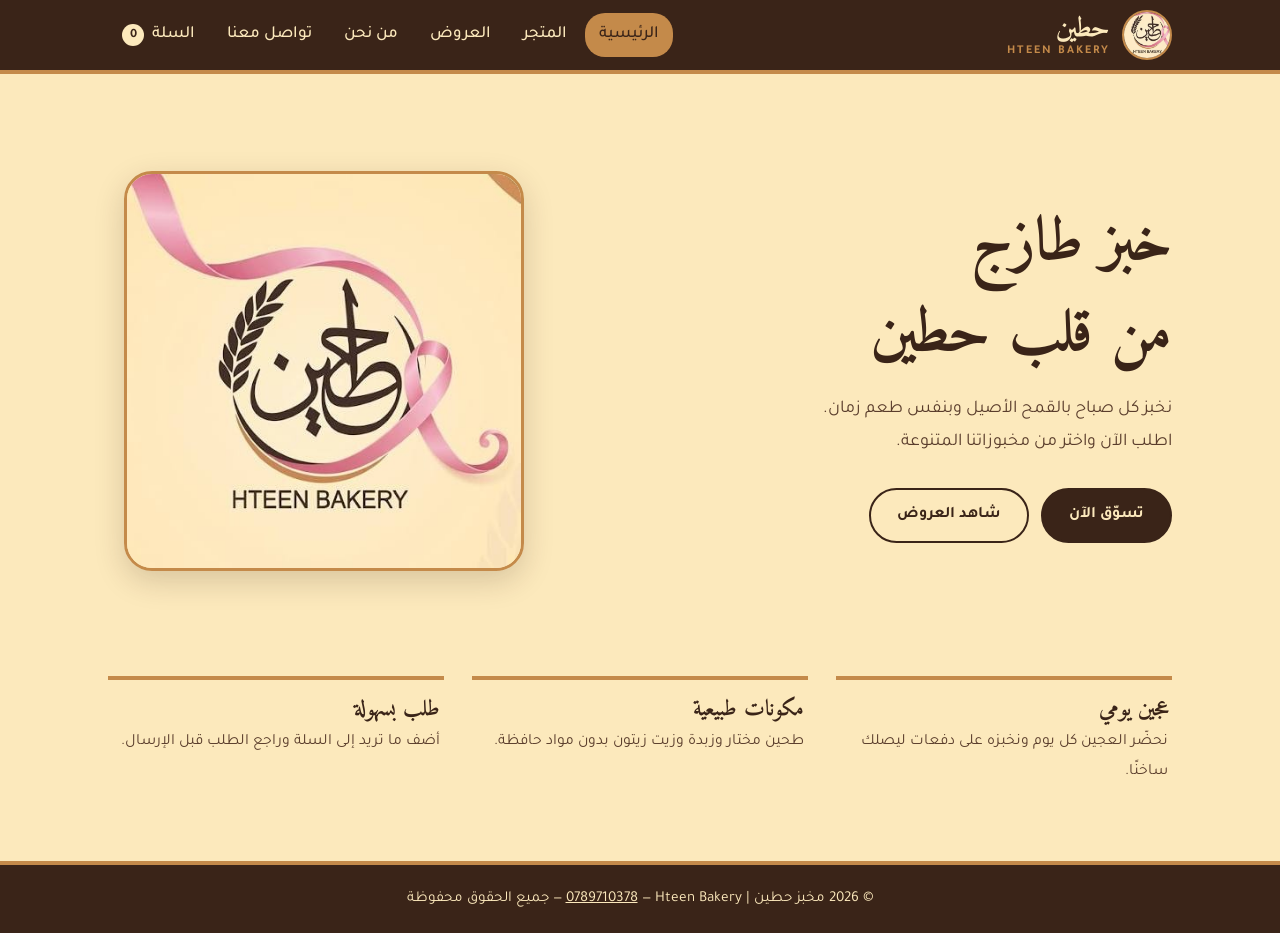
<file: index.html>
<!DOCTYPE html>
<html lang="ar" dir="rtl">
<head>
<meta charset="UTF-8">
<meta name="viewport" content="width=device-width, initial-scale=1">
<title>الرئيسية | مخبز حطين - Hteen Bakery</title>
<link href="https://fonts.googleapis.com/css2?family=Amiri:wght@400;700&family=Tajawal:wght@400;500;700&display=swap" rel="stylesheet">
<link rel="icon" href="images/logo-mark.png">
<link rel="stylesheet" href="style.css">
</head>
<body data-page="home">

<header>
  <div class="nav">
    <a href="index.html" class="brand"><img class="mark" src="images/logo-mark.png" alt="شعار مخبز حطين"><div>حطين<span>HTEEN BAKERY</span></div></a>
    <nav id="nav">
      <a href="index.html" data-p="home">الرئيسية</a>
      <a href="shop.html" data-p="shop">المتجر</a>
      <a href="offers.html" data-p="offers">العروض</a>
      <a href="about.html" data-p="about">من نحن</a>
      <a href="contact.html" data-p="contact">تواصل معنا</a>
      <a href="cart.html" data-p="cart" class="cart-link">السلة <b id="count">0</b></a>
    </nav>
  </div>
</header>

<main>
  <section class="page" id="home">
    <div class="hero">
      <div>
        <h1>خبز طازج<br>من قلب حطين</h1>
        <p>نخبز كل صباح بالقمح الأصيل وبنفس طعم زمان. اطلب الآن واختر من مخبوزاتنا المتنوعة.</p>
        <a class="btn" href="shop.html">تسوّق الآن</a>
        <a class="btn alt" href="offers.html">شاهد العروض</a>
      </div>
      <img class="hero-logo" src="images/logo.jpg" alt="شعار مخبز حطين - Hteen Bakery">
    </div>
    <div class="features">
      <div class="feature"><h3>عجين يومي</h3><p>نحضّر العجين كل يوم ونخبزه على دفعات ليصلك ساخنًا.</p></div>
      <div class="feature"><h3>مكونات طبيعية</h3><p>طحين مختار وزبدة وزيت زيتون بدون مواد حافظة.</p></div>
      <div class="feature"><h3>طلب بسهولة</h3><p>أضف ما تريد إلى السلة وراجع الطلب قبل الإرسال.</p></div>
    </div>
  </section>
</main>

<footer>© 2026 مخبز حطين | Hteen Bakery — <a href="tel:+962789710378" dir="ltr" style="text-decoration:underline">0789710378</a> — جميع الحقوق محفوظة</footer>
<div class="toast" id="toast" role="status"></div>

<script src="config.js"></script>
<script src="products.js"></script>
<script src="app.js"></script>
</body>
</html>
</file>
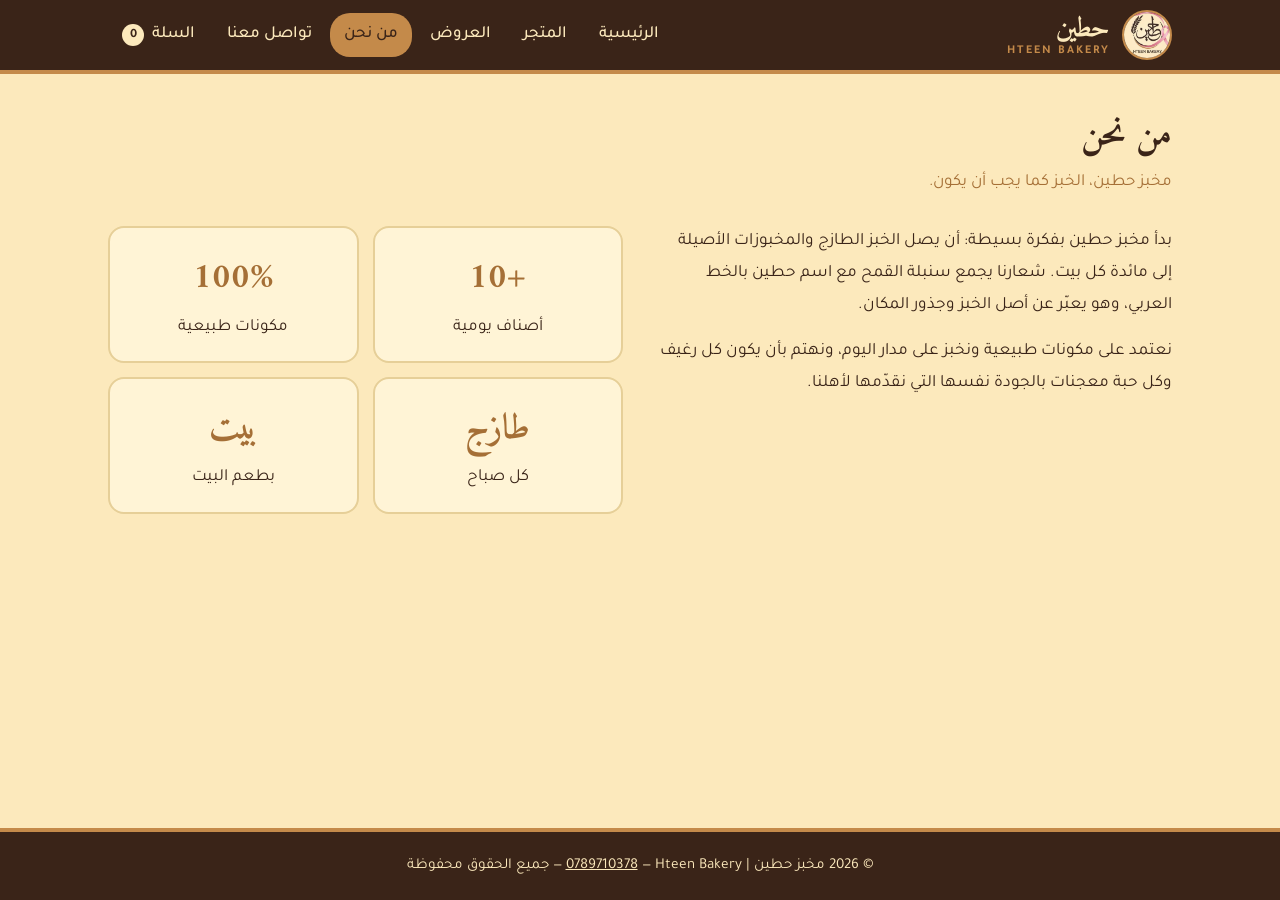
<file: about.html>
<!DOCTYPE html>
<html lang="ar" dir="rtl">
<head>
<meta charset="UTF-8">
<meta name="viewport" content="width=device-width, initial-scale=1">
<title>من نحن | مخبز حطين - Hteen Bakery</title>
<link href="https://fonts.googleapis.com/css2?family=Amiri:wght@400;700&family=Tajawal:wght@400;500;700&display=swap" rel="stylesheet">
<link rel="icon" href="images/logo-mark.png">
<link rel="stylesheet" href="style.css">
</head>
<body data-page="about">

<header>
  <div class="nav">
    <a href="index.html" class="brand"><img class="mark" src="images/logo-mark.png" alt="شعار مخبز حطين"><div>حطين<span>HTEEN BAKERY</span></div></a>
    <nav id="nav">
      <a href="index.html" data-p="home">الرئيسية</a>
      <a href="shop.html" data-p="shop">المتجر</a>
      <a href="offers.html" data-p="offers">العروض</a>
      <a href="about.html" data-p="about">من نحن</a>
      <a href="contact.html" data-p="contact">تواصل معنا</a>
      <a href="cart.html" data-p="cart" class="cart-link">السلة <b id="count">0</b></a>
    </nav>
  </div>
</header>

<main>
  <section class="page" id="about">
    <h1 class="title">من نحن</h1>
    <p class="sub">مخبز حطين، الخبز كما يجب أن يكون.</p>
    <div class="about">
      <div>
        <p>بدأ مخبز حطين بفكرة بسيطة: أن يصل الخبز الطازج والمخبوزات الأصيلة إلى مائدة كل بيت. شعارنا يجمع سنبلة القمح مع اسم حطين بالخط العربي، وهو يعبّر عن أصل الخبز وجذور المكان.</p>
        <p>نعتمد على مكونات طبيعية ونخبز على مدار اليوم، ونهتم بأن يكون كل رغيف وكل حبة معجنات بالجودة نفسها التي نقدّمها لأهلنا.</p>
      </div>
      <div class="stats">
        <div class="stat"><b>+10</b>أصناف يومية</div>
        <div class="stat"><b>100%</b>مكونات طبيعية</div>
        <div class="stat"><b>طازج</b>كل صباح</div>
        <div class="stat"><b>بيت</b>بطعم البيت</div>
      </div>
    </div>
  </section>
</main>

<footer>© 2026 مخبز حطين | Hteen Bakery — <a href="tel:+962789710378" dir="ltr" style="text-decoration:underline">0789710378</a> — جميع الحقوق محفوظة</footer>
<div class="toast" id="toast" role="status"></div>

<script src="config.js"></script>
<script src="products.js"></script>
<script src="app.js"></script>
</body>
</html>
</file>
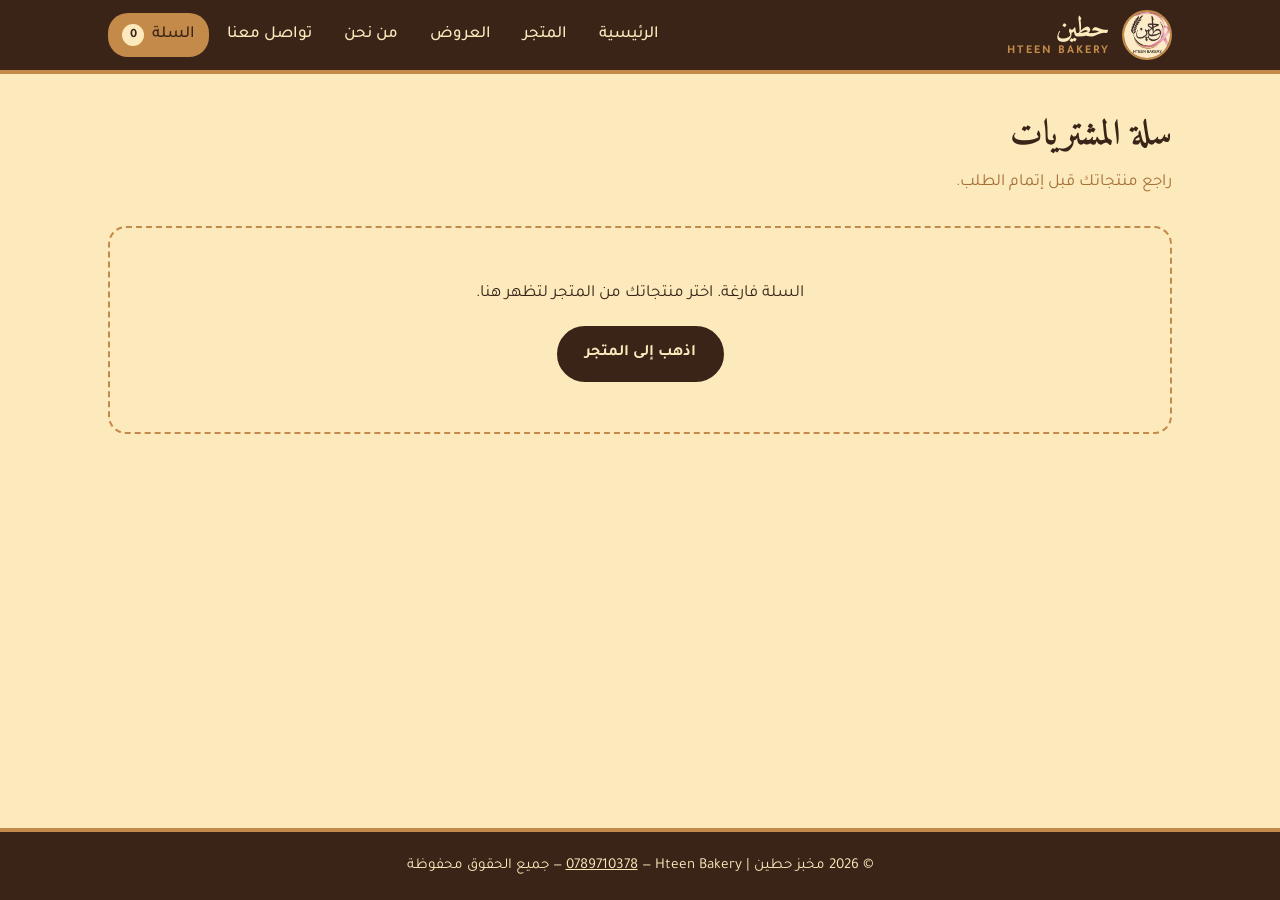
<file: cart.html>
<!DOCTYPE html>
<html lang="ar" dir="rtl">
<head>
<meta charset="UTF-8">
<meta name="viewport" content="width=device-width, initial-scale=1">
<title>السلة | مخبز حطين - Hteen Bakery</title>
<link href="https://fonts.googleapis.com/css2?family=Amiri:wght@400;700&family=Tajawal:wght@400;500;700&display=swap" rel="stylesheet">
<link rel="icon" href="images/logo-mark.png">
<link rel="stylesheet" href="style.css">
</head>
<body data-page="cart">

<header>
  <div class="nav">
    <a href="index.html" class="brand"><img class="mark" src="images/logo-mark.png" alt="شعار مخبز حطين"><div>حطين<span>HTEEN BAKERY</span></div></a>
    <nav id="nav">
      <a href="index.html" data-p="home">الرئيسية</a>
      <a href="shop.html" data-p="shop">المتجر</a>
      <a href="offers.html" data-p="offers">العروض</a>
      <a href="about.html" data-p="about">من نحن</a>
      <a href="contact.html" data-p="contact">تواصل معنا</a>
      <a href="cart.html" data-p="cart" class="cart-link">السلة <b id="count">0</b></a>
    </nav>
  </div>
</header>

<main>
  <section class="page" id="cart">
    <h1 class="title">سلة المشتريات</h1>
    <p class="sub">راجع منتجاتك قبل إتمام الطلب.</p>
    <div id="cartItems"></div>
    <div id="checkout" hidden>
      <h2 class="title" style="font-size:1.9rem;margin-top:36px">بيانات التوصيل والدفع</h2>
      <form id="orderForm" class="contact">
        <label>الاسم الكامل<input required name="cn" autocomplete="name"></label>
        <label>رقم الهاتف<input required name="cp" type="tel" autocomplete="tel"></label>
        <label>عنوان التوصيل<textarea required rows="2" name="ca" autocomplete="street-address"></textarea></label>
        <fieldset class="pay">
          <legend>طريقة الدفع</legend>
          <label class="opt"><input type="radio" name="pay" value="cod" checked><span><b>الدفع عند الاستلام</b><br><small>ادفع نقدًا عندما يصلك الطلب</small></span></label>
          <label class="opt"><input type="radio" name="pay" value="card"><span><b>بطاقة بنكية (فيزا / ماستركارد)</b><br><small>دفع إلكتروني فوري</small></span></label>
          <label class="opt"><input type="radio" name="pay" value="cliq"><span><b>حوالة كليك (CliQ) / محفظة إلكترونية</b><br><small>حوّل المبلغ وأرسل لنا إشعار الحوالة</small></span></label>
        </fieldset>
        <div class="paybox" id="cardBox" hidden>
          <label>اسم حامل البطاقة<input name="holder" autocomplete="cc-name"></label>
          <label>رقم البطاقة<input name="num" inputmode="numeric" maxlength="19" placeholder="0000 0000 0000 0000" dir="ltr" autocomplete="cc-number"></label>
          <div class="two">
            <label>تاريخ الانتهاء<input name="exp" maxlength="5" placeholder="MM/YY" dir="ltr" autocomplete="cc-exp"></label>
            <label>رمز الأمان CVV<input name="cvv" inputmode="numeric" maxlength="4" placeholder="123" dir="ltr" autocomplete="cc-csc"></label>
          </div>
          <p class="note">هذه نسخة تجريبية: لا يتم سحب أي مبلغ ولا حفظ بيانات البطاقة. للدفع الفعلي يجب ربط الموقع ببوابة دفع.</p>
        </div>
        <div class="paybox" id="cliqBox" hidden>
          <p>حوّل المبلغ الإجمالي إلى الاسم المستعار: <b dir="ltr">HTEEN-BAKERY</b> (عدّله ببياناتك الحقيقية)، ثم أرسل صورة الحوالة إلى رقم المخبز ليتم تأكيد طلبك.</p>
        </div>
        <div class="total"><div>المجموع: <b id="payTotal">0.00 د.أ</b></div><button class="btn" type="submit">تأكيد الطلب</button></div>
      </form>
    </div>
  </section>
</main>

<footer>© 2026 مخبز حطين | Hteen Bakery — <a href="tel:+962789710378" dir="ltr" style="text-decoration:underline">0789710378</a> — جميع الحقوق محفوظة</footer>
<div class="toast" id="toast" role="status"></div>

<script src="config.js"></script>
<script src="products.js"></script>
<script src="app.js"></script>
</body>
</html>
</file>
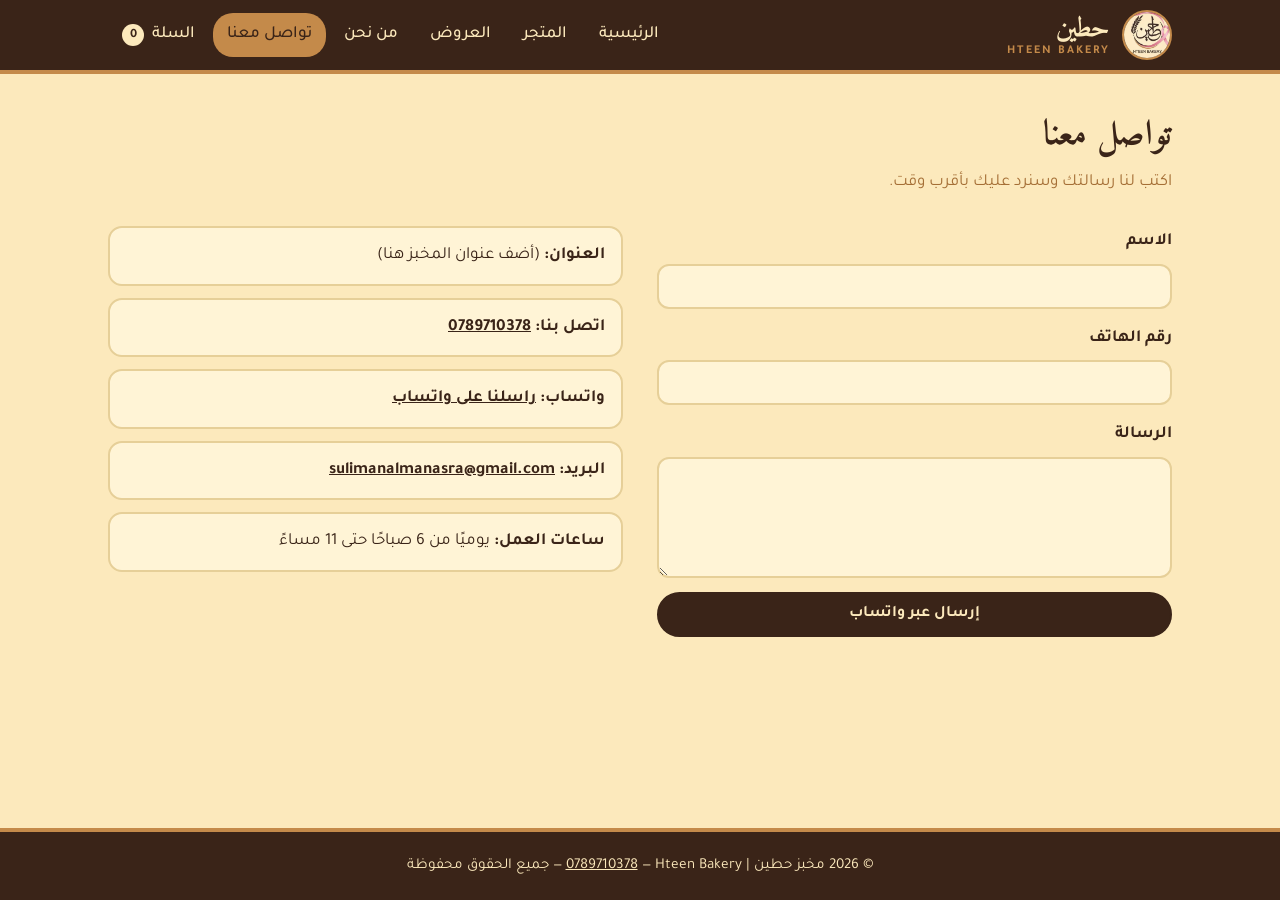
<file: contact.html>
<!DOCTYPE html>
<html lang="ar" dir="rtl">
<head>
<meta charset="UTF-8">
<meta name="viewport" content="width=device-width, initial-scale=1">
<title>تواصل معنا | مخبز حطين - Hteen Bakery</title>
<link href="https://fonts.googleapis.com/css2?family=Amiri:wght@400;700&family=Tajawal:wght@400;500;700&display=swap" rel="stylesheet">
<link rel="icon" href="images/logo-mark.png">
<link rel="stylesheet" href="style.css">
</head>
<body data-page="contact">

<header>
  <div class="nav">
    <a href="index.html" class="brand"><img class="mark" src="images/logo-mark.png" alt="شعار مخبز حطين"><div>حطين<span>HTEEN BAKERY</span></div></a>
    <nav id="nav">
      <a href="index.html" data-p="home">الرئيسية</a>
      <a href="shop.html" data-p="shop">المتجر</a>
      <a href="offers.html" data-p="offers">العروض</a>
      <a href="about.html" data-p="about">من نحن</a>
      <a href="contact.html" data-p="contact">تواصل معنا</a>
      <a href="cart.html" data-p="cart" class="cart-link">السلة <b id="count">0</b></a>
    </nav>
  </div>
</header>

<main>
  <section class="page" id="contact">
    <h1 class="title">تواصل معنا</h1>
    <p class="sub">اكتب لنا رسالتك وسنرد عليك بأقرب وقت.</p>
    <div class="about">
      <form class="contact" id="contactForm">
        <label>الاسم<input required name="n" autocomplete="name"></label>
        <label>رقم الهاتف<input required name="p" type="tel" autocomplete="tel"></label>
        <label>الرسالة<textarea required rows="5" name="m"></textarea></label>
        <button class="btn" type="submit" id="sendBtn">إرسال عبر واتساب</button>
      </form>
      <div class="info">
        <div><b>العنوان:</b> (أضف عنوان المخبز هنا)</div>
        <div><b>اتصل بنا:</b> <a href="tel:+962789710378" dir="ltr" style="font-weight:700;text-decoration:underline">0789710378</a></div>
        <div><b>واتساب:</b> <a href="https://wa.me/962789710378" target="_blank" rel="noopener" style="font-weight:700;text-decoration:underline">راسلنا على واتساب</a></div>
        <div><b>البريد:</b> <a href="mailto:sulimanalmanasra@gmail.com" dir="ltr" style="font-weight:700;text-decoration:underline">sulimanalmanasra@gmail.com</a></div>
        <div><b>ساعات العمل:</b> يوميًا من 6 صباحًا حتى 11 مساءً</div>
      </div>
    </div>
  </section>
</main>

<footer>© 2026 مخبز حطين | Hteen Bakery — <a href="tel:+962789710378" dir="ltr" style="text-decoration:underline">0789710378</a> — جميع الحقوق محفوظة</footer>
<div class="toast" id="toast" role="status"></div>

<script src="config.js"></script>
<script src="products.js"></script>
<script src="app.js"></script>
</body>
</html>
</file>
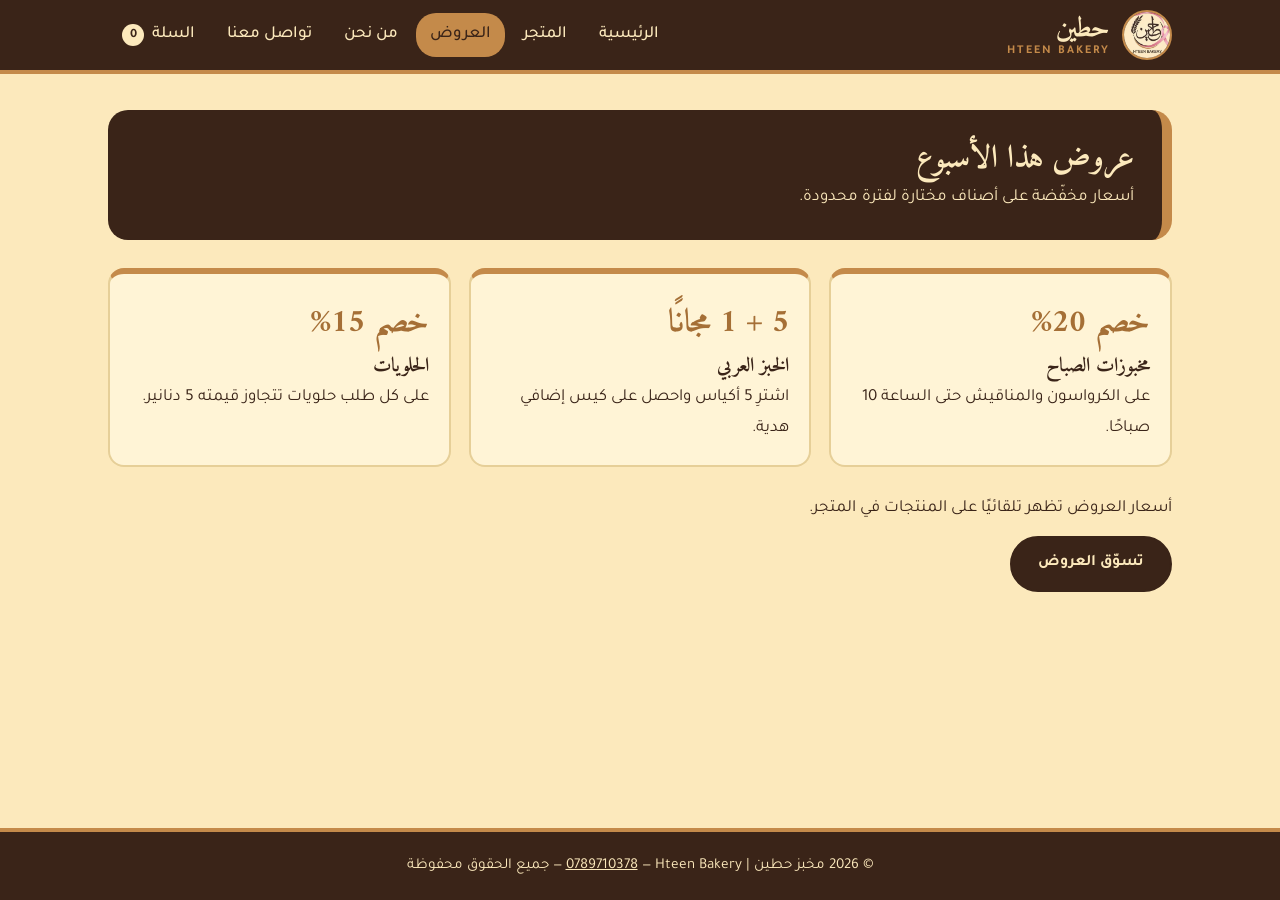
<file: offers.html>
<!DOCTYPE html>
<html lang="ar" dir="rtl">
<head>
<meta charset="UTF-8">
<meta name="viewport" content="width=device-width, initial-scale=1">
<title>العروض | مخبز حطين - Hteen Bakery</title>
<link href="https://fonts.googleapis.com/css2?family=Amiri:wght@400;700&family=Tajawal:wght@400;500;700&display=swap" rel="stylesheet">
<link rel="icon" href="images/logo-mark.png">
<link rel="stylesheet" href="style.css">
</head>
<body data-page="offers">

<header>
  <div class="nav">
    <a href="index.html" class="brand"><img class="mark" src="images/logo-mark.png" alt="شعار مخبز حطين"><div>حطين<span>HTEEN BAKERY</span></div></a>
    <nav id="nav">
      <a href="index.html" data-p="home">الرئيسية</a>
      <a href="shop.html" data-p="shop">المتجر</a>
      <a href="offers.html" data-p="offers">العروض</a>
      <a href="about.html" data-p="about">من نحن</a>
      <a href="contact.html" data-p="contact">تواصل معنا</a>
      <a href="cart.html" data-p="cart" class="cart-link">السلة <b id="count">0</b></a>
    </nav>
  </div>
</header>

<main>
  <section class="page" id="offers">
    <div class="offer-banner">
      <h2>عروض هذا الأسبوع</h2>
      <p>أسعار مخفّضة على أصناف مختارة لفترة محدودة.</p>
    </div>
    <div class="deals">
      <div class="deal"><b>خصم 20%</b><h3>مخبوزات الصباح</h3><p>على الكرواسون والمناقيش حتى الساعة 10 صباحًا.</p></div>
      <div class="deal"><b>5 + 1 مجانًا</b><h3>الخبز العربي</h3><p>اشترِ 5 أكياس واحصل على كيس إضافي هدية.</p></div>
      <div class="deal"><b>خصم 15%</b><h3>الحلويات</h3><p>على كل طلب حلويات تتجاوز قيمته 5 دنانير.</p></div>
    </div>
    <p style="margin-top:26px">أسعار العروض تظهر تلقائيًا على المنتجات في المتجر.</p>
    <a class="btn" href="shop.html" style="margin-top:12px">تسوّق العروض</a>
  </section>
</main>

<footer>© 2026 مخبز حطين | Hteen Bakery — <a href="tel:+962789710378" dir="ltr" style="text-decoration:underline">0789710378</a> — جميع الحقوق محفوظة</footer>
<div class="toast" id="toast" role="status"></div>

<script src="config.js"></script>
<script src="products.js"></script>
<script src="app.js"></script>
</body>
</html>
</file>
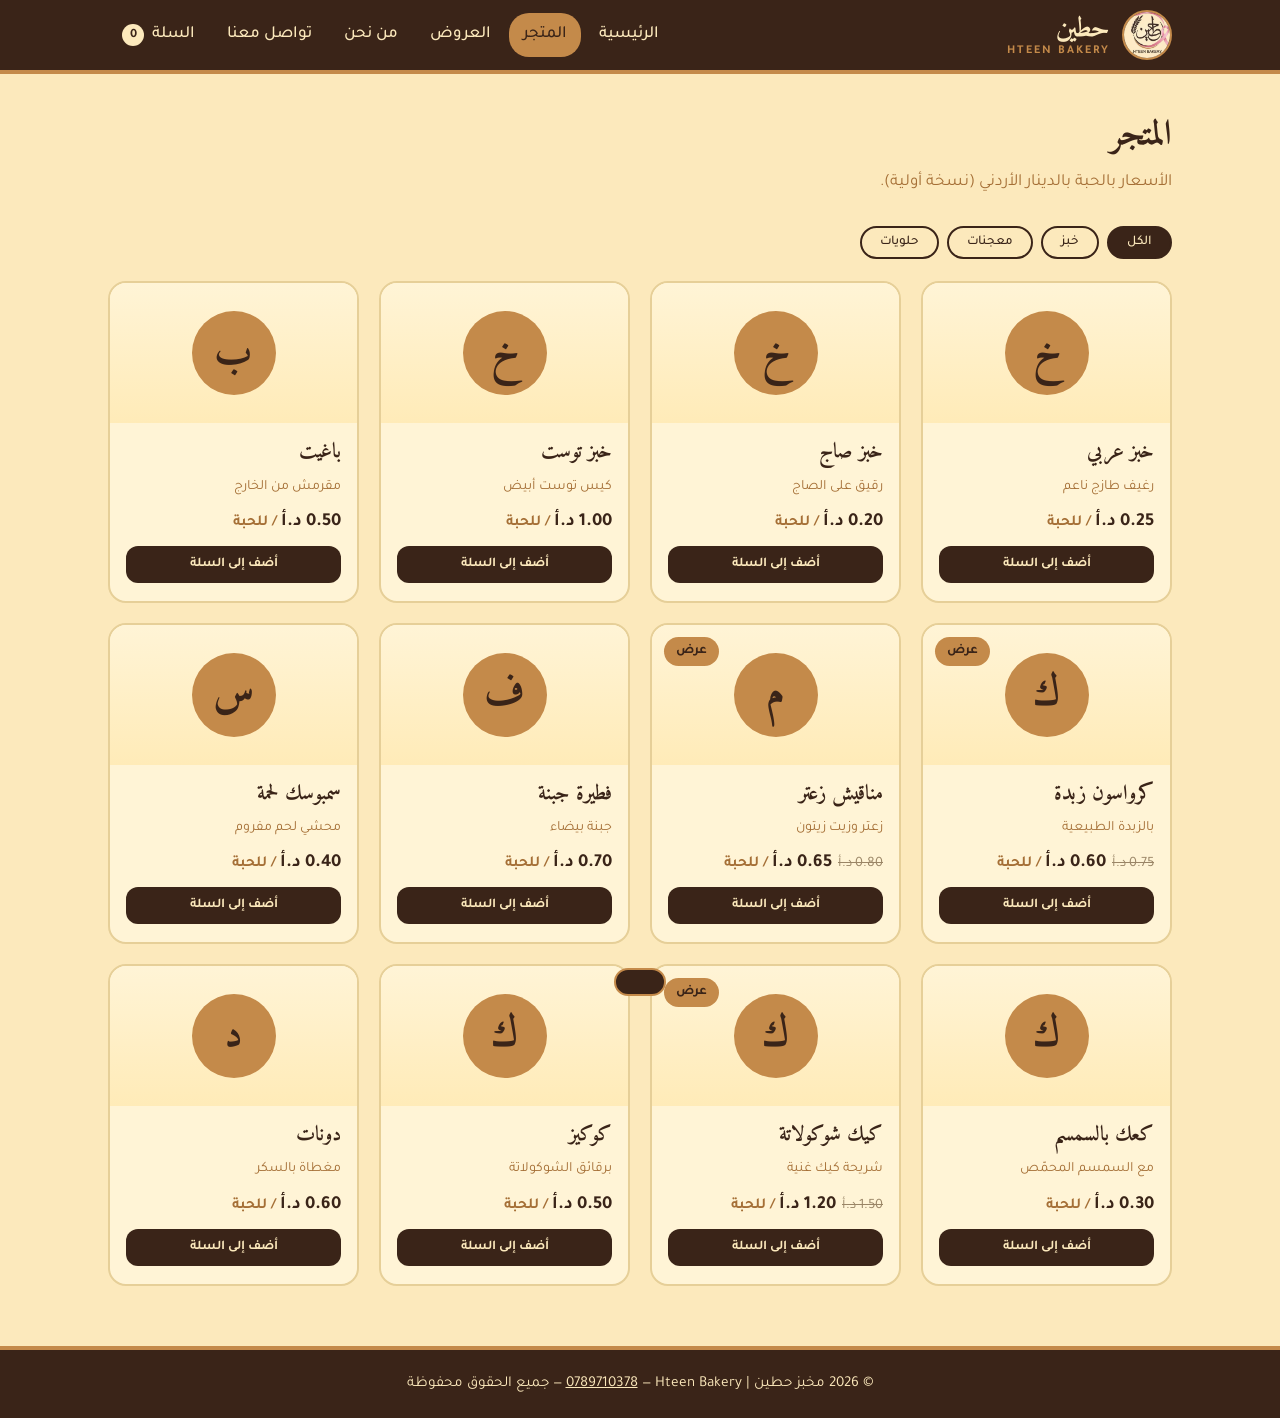
<file: shop.html>
<!DOCTYPE html>
<html lang="ar" dir="rtl">
<head>
<meta charset="UTF-8">
<meta name="viewport" content="width=device-width, initial-scale=1">
<title>المتجر | مخبز حطين - Hteen Bakery</title>
<link href="https://fonts.googleapis.com/css2?family=Amiri:wght@400;700&family=Tajawal:wght@400;500;700&display=swap" rel="stylesheet">
<link rel="icon" href="images/logo-mark.png">
<link rel="stylesheet" href="style.css">
</head>
<body data-page="shop">

<header>
  <div class="nav">
    <a href="index.html" class="brand"><img class="mark" src="images/logo-mark.png" alt="شعار مخبز حطين"><div>حطين<span>HTEEN BAKERY</span></div></a>
    <nav id="nav">
      <a href="index.html" data-p="home">الرئيسية</a>
      <a href="shop.html" data-p="shop">المتجر</a>
      <a href="offers.html" data-p="offers">العروض</a>
      <a href="about.html" data-p="about">من نحن</a>
      <a href="contact.html" data-p="contact">تواصل معنا</a>
      <a href="cart.html" data-p="cart" class="cart-link">السلة <b id="count">0</b></a>
    </nav>
  </div>
</header>

<main>
  <section class="page" id="shop">
    <h1 class="title">المتجر</h1>
    <p class="sub">الأسعار بالحبة بالدينار الأردني (نسخة أولية).</p>
    <div class="filters" id="filters"></div>
    <div class="grid" id="shopGrid"></div>
  </section>
</main>

<footer>© 2026 مخبز حطين | Hteen Bakery — <a href="tel:+962789710378" dir="ltr" style="text-decoration:underline">0789710378</a> — جميع الحقوق محفوظة</footer>
<div class="toast" id="toast" role="status"></div>

<script src="config.js"></script>
<script src="products.js"></script>
<script src="app.js"></script>
</body>
</html>
</file>
<file: style.css>
/* مخبز حطين - التنسيقات (الألوان من الشعار) */
:root{
  --cream:#FCE9BC;      /* خلفية الشعار */
  --cream-2:#FFF4D6;
  --brown:#3A2418;      /* بني غامق - الخط */
  --tan:#C48A4A;        /* ذهبي/بني فاتح - القوس */
  --tan-dark:#A56F36;
  --line:#E6CF98;
}
*{box-sizing:border-box;margin:0;padding:0}
html{scroll-behavior:smooth}
html{-webkit-text-size-adjust:100%}
body{font-family:'Tajawal',Tahoma,sans-serif;font-size:17px;-webkit-font-smoothing:antialiased;-moz-osx-font-smoothing:grayscale;text-rendering:optimizeLegibility;background:var(--cream);color:var(--brown);line-height:1.85;min-height:100vh;display:flex;flex-direction:column}
h1,h2,h3{font-family:'Amiri','Tajawal',serif;font-weight:700;line-height:1.45;letter-spacing:0}
a{color:inherit;text-decoration:none}
button{font-family:inherit;cursor:pointer}
:focus-visible{outline:3px solid var(--tan);outline-offset:2px}

/* الهيدر */
header{background:var(--brown);color:var(--cream);position:sticky;top:0;z-index:50;border-bottom:4px solid var(--tan)}
.nav{max-width:1100px;margin:auto;padding:10px 18px;display:flex;align-items:center;justify-content:space-between;gap:14px;flex-wrap:wrap}
.brand{display:flex;align-items:center;gap:12px;font-family:'Amiri',serif;font-weight:700;font-size:1.7rem;line-height:1.2}
.brand span{font-family:'Tajawal';font-size:.75rem;letter-spacing:2px;color:var(--tan);display:block;line-height:1}
.brand .mark{width:50px;height:50px;border-radius:50%;object-fit:cover;border:2px solid var(--tan);background:var(--cream)}
nav{display:flex;gap:4px;flex-wrap:wrap}
nav a{padding:6px 14px;border-radius:20px;font-weight:500;transition:.2s}
nav a:hover,nav a.active{background:var(--tan);color:var(--brown)}
.cart-link b{background:var(--cream);color:var(--brown);border-radius:50%;min-width:22px;height:22px;display:inline-grid;place-items:center;font-size:.8rem;margin-right:4px}

/* الصفحات */
main{flex:1}
.page{max-width:1100px;margin:auto;padding:36px 18px 60px}
.title{font-size:2.2rem;margin-bottom:6px}
.sub{color:var(--tan-dark);margin-bottom:28px}

/* الرئيسية */
.hero{display:grid;grid-template-columns:1.15fr .85fr;gap:48px;align-items:center;min-height:58vh}
.hero h1{font-size:clamp(2.4rem,5vw,3.8rem);line-height:1.5}
.hero p{font-size:1.12rem;max-width:36ch;margin:12px 0 28px;color:#5a3d2c}
.hero-logo{width:100%;max-width:400px;justify-self:center;aspect-ratio:1;object-fit:cover;border-radius:28px;border:3px solid var(--tan);box-shadow:0 10px 30px rgba(58,36,24,.18)}
.btn{display:inline-block;background:var(--brown);color:var(--cream);border:2px solid var(--brown);padding:11px 26px;border-radius:30px;font-weight:700;font-size:1rem;transition:.2s}
.btn:hover{background:var(--tan);border-color:var(--tan);color:var(--brown)}
.btn.alt{background:transparent;color:var(--brown);margin-right:8px}
.btn.alt:hover{background:var(--brown);color:var(--cream)}
.features{display:grid;grid-template-columns:repeat(3,1fr);gap:28px;margin-top:44px}
.feature{border-top:4px solid var(--tan);padding:14px 4px}
.feature h3{font-size:1.4rem;margin-bottom:2px}
.feature p{color:#5a3d2c;font-size:.98rem}

/* الشبكة والبطاقات */
.grid{display:grid;grid-template-columns:repeat(auto-fill,minmax(230px,1fr));gap:20px}
.card{background:var(--cream-2);border:2px solid var(--line);border-radius:18px;overflow:hidden;display:flex;flex-direction:column;position:relative}
.card .pic{height:140px;display:grid;place-items:center;background:linear-gradient(var(--cream-2),#FFEBB8);overflow:hidden}
.card .pic img{width:100%;height:100%;object-fit:cover}
.ph{width:84px;height:84px;border-radius:50%;background:var(--tan);color:var(--brown);display:grid;place-items:center;font-family:'Amiri',serif;font-weight:700;font-size:2.6rem;line-height:1}
.ph.sm{width:46px;height:46px;font-size:1.6rem}
.card .body{padding:14px 16px 18px;display:flex;flex-direction:column;gap:6px;flex:1}
.card h3{font-size:1.3rem}
.card small{color:var(--tan-dark)}
.price{font-weight:700;font-size:1.15rem}
.price s{color:#9a8566;font-weight:400;font-size:.9rem;margin-left:6px}
.card .add{margin-top:auto;background:var(--brown);color:var(--cream);border:0;padding:10px;border-radius:12px;font-weight:700;transition:.2s}
.card .add:hover{background:var(--tan);color:var(--brown)}
.badge{position:absolute;top:12px;left:12px;background:var(--tan);color:var(--brown);font-weight:700;border-radius:20px;padding:2px 12px;font-size:.85rem}
.filters{display:flex;gap:8px;flex-wrap:wrap;margin-bottom:22px}
.filters button{background:transparent;border:2px solid var(--brown);color:var(--brown);padding:6px 18px;border-radius:30px;font-weight:500}
.filters button.on{background:var(--brown);color:var(--cream)}

/* عروض */
.offer-banner{background:var(--brown);color:var(--cream);border-radius:20px;padding:26px 28px;margin-bottom:28px;border-right:10px solid var(--tan)}
.offer-banner h2{font-size:2rem}

/* من نحن / تواصل */
.about{display:grid;grid-template-columns:1fr 1fr;gap:34px;align-items:start}
.about p{margin-bottom:14px;font-size:1.08rem}
.stats{display:grid;grid-template-columns:1fr 1fr;gap:14px}
.stat{background:var(--cream-2);border:2px solid var(--line);border-radius:16px;padding:18px;text-align:center}
.stat b{display:block;font-family:'Amiri';font-size:2.2rem;color:var(--tan-dark)}
form.contact{display:grid;gap:14px}
label{font-weight:700;display:grid;gap:6px}
input,textarea{font-family:inherit;font-size:1rem;padding:11px 14px;border:2px solid var(--line);border-radius:12px;background:var(--cream-2);color:var(--brown)}
input:focus,textarea:focus{border-color:var(--tan);outline:none}
.info{display:grid;gap:12px}
.info div{background:var(--cream-2);border:2px solid var(--line);border-radius:14px;padding:12px 16px}

/* السلة */
.cart-row{display:grid;grid-template-columns:60px 1fr auto auto auto;gap:14px;align-items:center;background:var(--cream-2);border:2px solid var(--line);border-radius:14px;padding:10px 16px;margin-bottom:12px}
.qty{display:flex;align-items:center;gap:8px}
.qty button{width:30px;height:30px;border-radius:50%;border:2px solid var(--brown);background:transparent;color:var(--brown);font-weight:700;font-size:1.1rem}
.qty button:hover{background:var(--brown);color:var(--cream)}
.rm{background:none;border:0;font-size:1.3rem;color:#8a3b2a}
.total{margin-top:22px;background:var(--brown);color:var(--cream);border-radius:16px;padding:20px 24px;display:flex;justify-content:space-between;align-items:center;flex-wrap:wrap;gap:12px}
.total b{font-size:1.6rem;font-family:'Amiri'}
.total .btn{background:var(--tan);border-color:var(--tan);color:var(--brown)}
.empty{text-align:center;padding:50px 10px;border:2px dashed var(--tan);border-radius:18px}
.empty p{margin-bottom:16px}

[hidden]{display:none!important}
.deals{display:grid;grid-template-columns:repeat(auto-fit,minmax(250px,1fr));gap:18px}
.deal{background:var(--cream-2);border:2px solid var(--line);border-top:6px solid var(--tan);border-radius:16px;padding:20px}
.deal b{font-family:'Amiri';font-size:2rem;color:var(--tan-dark);display:block}
fieldset.pay{border:2px solid var(--line);border-radius:14px;padding:14px 16px;display:grid;gap:10px}
fieldset.pay legend{font-weight:700;padding:0 8px}
label.opt{display:flex;align-items:center;gap:12px;background:var(--cream-2);border:2px solid var(--line);border-radius:12px;padding:12px 14px;cursor:pointer;font-weight:400}
label.opt:has(input:checked){border-color:var(--brown);background:#FFEBB8}
label.opt input{width:20px;height:20px;accent-color:var(--brown)}
.paybox{background:var(--cream-2);border:2px dashed var(--tan);border-radius:14px;padding:16px;display:grid;gap:12px}
.paybox .two{display:grid;grid-template-columns:1fr 1fr;gap:12px}
.note{font-size:.88rem;color:var(--tan-dark)}
.done{text-align:center;padding:44px 16px;border:2px solid var(--tan);border-radius:18px;background:var(--cream-2)}
.done h2{font-size:2rem;margin-bottom:8px}
footer{background:var(--brown);color:var(--cream);text-align:center;padding:20px;border-top:4px solid var(--tan);font-size:.95rem}
.toast{position:fixed;bottom:24px;left:50%;transform:translateX(-50%) translateY(120px);background:var(--brown);color:var(--cream);padding:12px 24px;border-radius:30px;border:2px solid var(--tan);transition:transform .3s;z-index:99}
.toast.on{transform:translateX(-50%) translateY(0)}

@media(max-width:760px){
  .hero,.about,.features{grid-template-columns:1fr}
  .hero-logo{width:100%;max-width:400px;justify-self:center;aspect-ratio:1;object-fit:cover;border-radius:28px;border:3px solid var(--tan);box-shadow:0 10px 30px rgba(58,36,24,.18)}
  .cart-row{grid-template-columns:44px 1fr auto;}
  .cart-row .line-total{grid-column:2}
}
@media(prefers-reduced-motion:reduce){*{transition:none!important;scroll-behavior:auto!important}}
</file>
